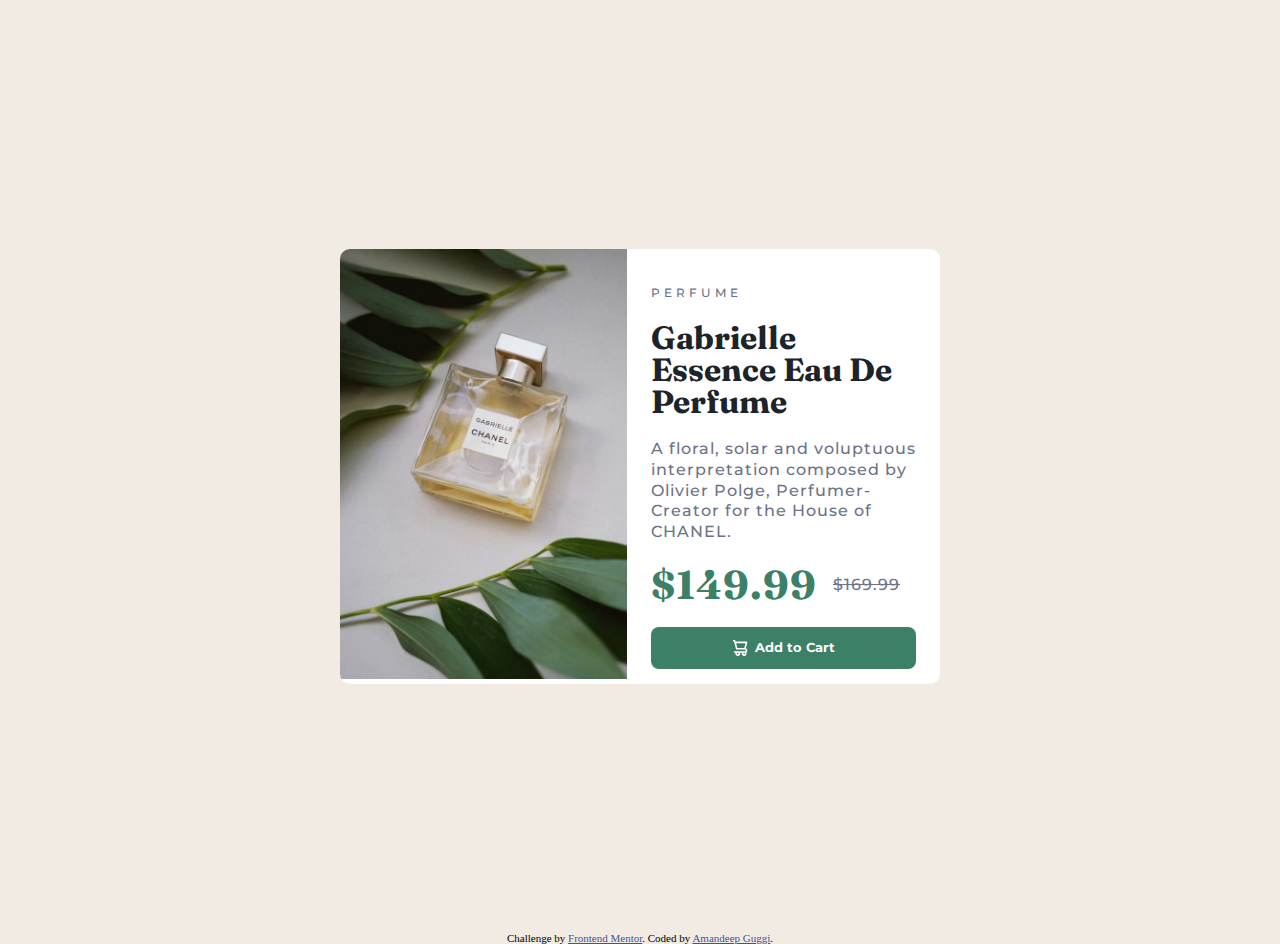
<file: index.html>
<!DOCTYPE html>
<html lang="en">
<head>
  <meta charset="UTF-8">
  <meta name="viewport" content="width=device-width, initial-scale=1.0"> <!-- displays site properly based on user's device -->

  <link rel="icon" type="image/png" sizes="32x32" href="./images/favicon-32x32.png">
  <link rel="preconnect" href="https://fonts.googleapis.com">
<link rel="preconnect" href="https://fonts.gstatic.com" crossorigin>
<link href="https://fonts.googleapis.com/css2?family=Montserrat:ital,wght@0,100..900;1,100..900&display=swap" rel="stylesheet">
<link href="https://fonts.googleapis.com/css2?family=Fraunces:ital,opsz,wght@0,9..144,100..900;1,9..144,100..900&display=swap" rel="stylesheet">
  
  <title>Frontend Mentor | Product preview card component</title>

  <!-- Feel free to remove these styles or customize in your own stylesheet 👍 -->
  <style>
    .attribution { font-size: 11px; text-align: center; }
    .attribution a { color: hsl(228, 45%, 44%); }
  </style>
  <link rel="stylesheet" href="style.css">
</head>
<body>

    <main>
      <div class="product">
        <picture class="product__image">
          <source media="(min-width:600px)" srcset="images/image-product-desktop.jpg">
          <img src="images/image-product-mobile.jpg" alt="product image">
        </picture>
        
        <div class="product__detail">
        <p class="perfume">PERFUME</p>

        <h1 class="product__title">Gabrielle Essence Eau De Perfume</h1>
          
        <p>A floral, solar and voluptuous interpretation composed by Olivier Polge, 
          Perfumer-Creator for the House of CHANEL.</p>
        
        <div class="flex-box">
          <p class="current_price">$149.99</p> 
          <p class="original_price"><s>$169.99</s></p> 
        </div>
        <button>
          <svg width="15" height="16" xmlns="http://www.w3.org/2000/svg"><path d="M14.383 10.388a2.397 2.397 0 0 0-1.518-2.222l1.494-5.593a.8.8 0 0 0-.144-.695.8.8 0 0 0-.631-.28H2.637L2.373.591A.8.8 0 0 0 1.598 0H0v1.598h.983l1.982 7.4a.8.8 0 0 0 .799.59h8.222a.8.8 0 0 1 0 1.599H1.598a.8.8 0 1 0 0 1.598h.943a2.397 2.397 0 1 0 4.507 0h1.885a2.397 2.397 0 1 0 4.331-.376 2.397 2.397 0 0 0 1.12-2.021ZM11.26 7.99H4.395L3.068 3.196h9.477L11.26 7.991Zm-6.465 6.392a.8.8 0 1 1 0-1.598.8.8 0 0 1 0 1.598Zm6.393 0a.8.8 0 1 1 0-1.598.8.8 0 0 1 0 1.598Z" fill="#FFF"/></svg>
          Add to Cart</button>
        
      </div>
      </div>
    </main>
  

  <div class="attribution">
    Challenge by <a href="https://www.frontendmentor.io?ref=challenge" target="_blank">Frontend Mentor</a>. 
    Coded by <a href="#">Amandeep Guggi</a>.
  </div>
</body>
</html>
</file>
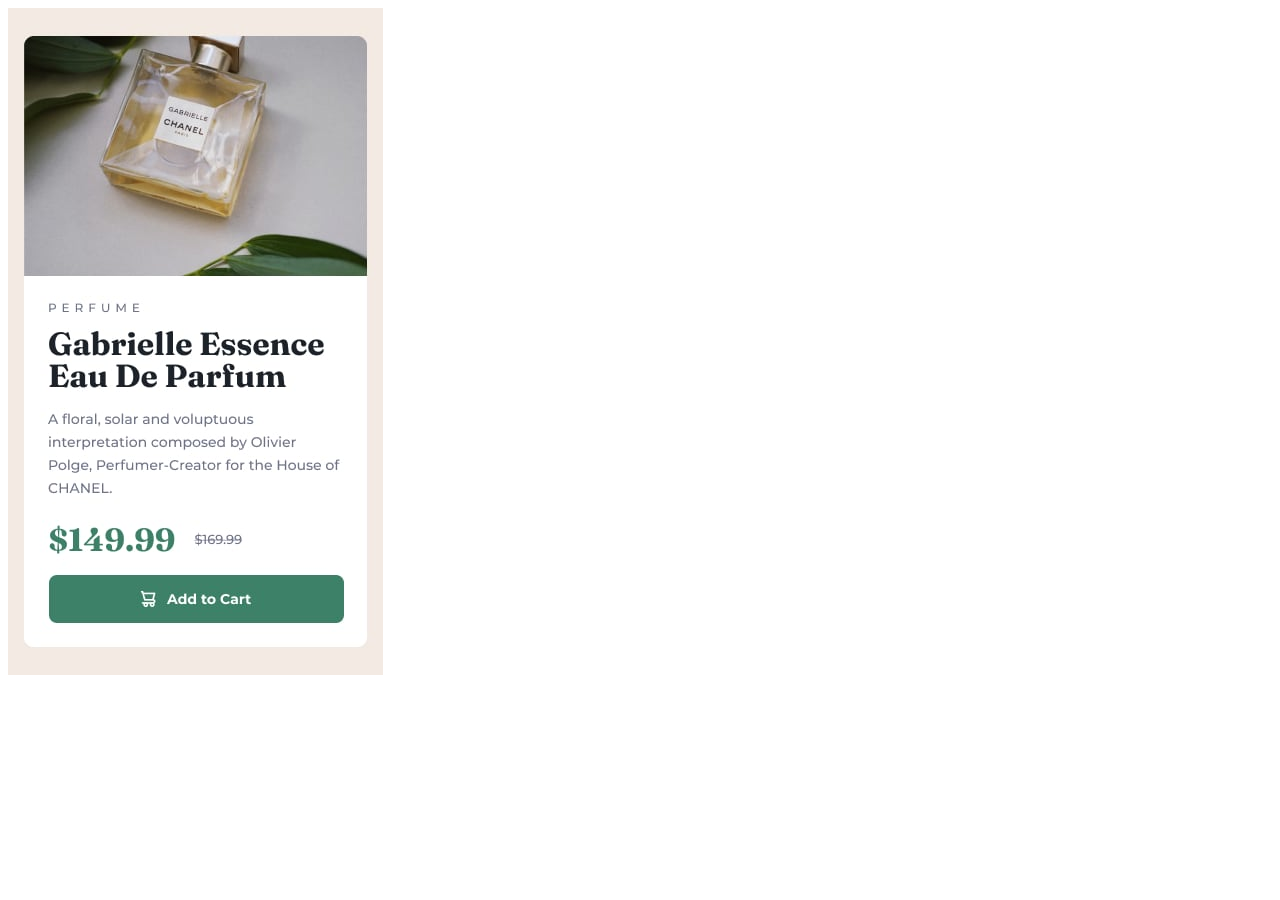
<file: design/desktop.html>
<!DOCTYPE html>
<html lang="en">
<head>
    <meta charset="UTF-8">
    <meta name="viewport" content="width=device-width, initial-scale=1.0">
    <title>Desktop</title>
</head>
<body>
    <img src="mobile-design.jpg" alt="">
</body>
</html>
</file>
<file: style.css>
:root{
--Dark-cyan: hsl(158, 36%, 37%);
--Cream: hsl(30, 38%, 92%);
--Very-dark-blue: hsl(212, 21%, 14%);
--Dark-grayish-blue: hsl(228, 12%, 48%);
--White: hsl(0, 0%, 100%);
--margin: 1.5rem;
--padding: 1.5rem;
--ff-bold: "Fraunces", serif;
--ff-para: "Montserrat", sans-serif;
--fw-700: 700;
}

p,
span{
    color: var(--Dark-grayish-blue);
    font-family: "Montserrat", sans-serif;
    font-weight: 300;
    font-size: 1rem;
    font-weight: 500;
}
body{
    margin: 0;
    padding: 0;
    background-color: var(--Cream);
    height: 100%;
}
main{
    margin: 1rem;
    /* background-color: var(--White); */
}
.product{
    border-radius: 10px;
    overflow: hidden;
    background-color: var(--White);
    display: grid;
    
}
.product__image img{
    max-width: 100%;
}
.product__detail{
    padding-left: var(--padding);
    padding-right: var(--padding);
    /* display: grid; */
    /* align-items: flex-start; */
}
.perfume{
    font-size: 12px;
    letter-spacing: 4px;
}
p{
    line-height: 1.3;
    letter-spacing: 1px;
    font-size: 16px;
}
.product__title{
    font-size: 2rem;
    font-family: "Fraunces", serif;
    font-weight: var(--fw-700);
    line-height: 1;
    color: var(--Very-dark-blue);
}
.flex-box{
    display: flex;
    /* vertical-align: middle; */
    align-items: center;
    margin: 0;
    padding: 0;
}
.current_price{
    color: var(--Dark-cyan);
    font-family: "Fraunces", serif;
    font-weight: var(--fw-700);
    font-size: 2.5rem;
   
}
.original_price, .current_price{
    margin: 0rem 1rem 1rem 0rem;
}
svg{
    margin-right: 3px;
    vertical-align: middle;
}
button{
    width: 100%;
    padding: .8rem 5rem .8rem 5rem;
    margin-bottom: 1rem;
    font-family: var(--ff-para);
    font-size: .8rem;
    font-weight: var(--fw-700);
    color: var(--White);
    background-color: var(--Dark-cyan);
    border: 0;
    border-radius: .5rem;
    
}

@media( min-width: 600px){
    .product{
        grid-template-columns: 1fr 1fr;
        width: 600px;
        height: 435px;
        grid-template-rows: 435px;
        
    }
    .product__detail{
        margin-top: 1.5rem;
    }
    main{
        height: 100vh;
        display: flex;
        align-items: center;
        justify-content: center; 
    }

}
</file>
